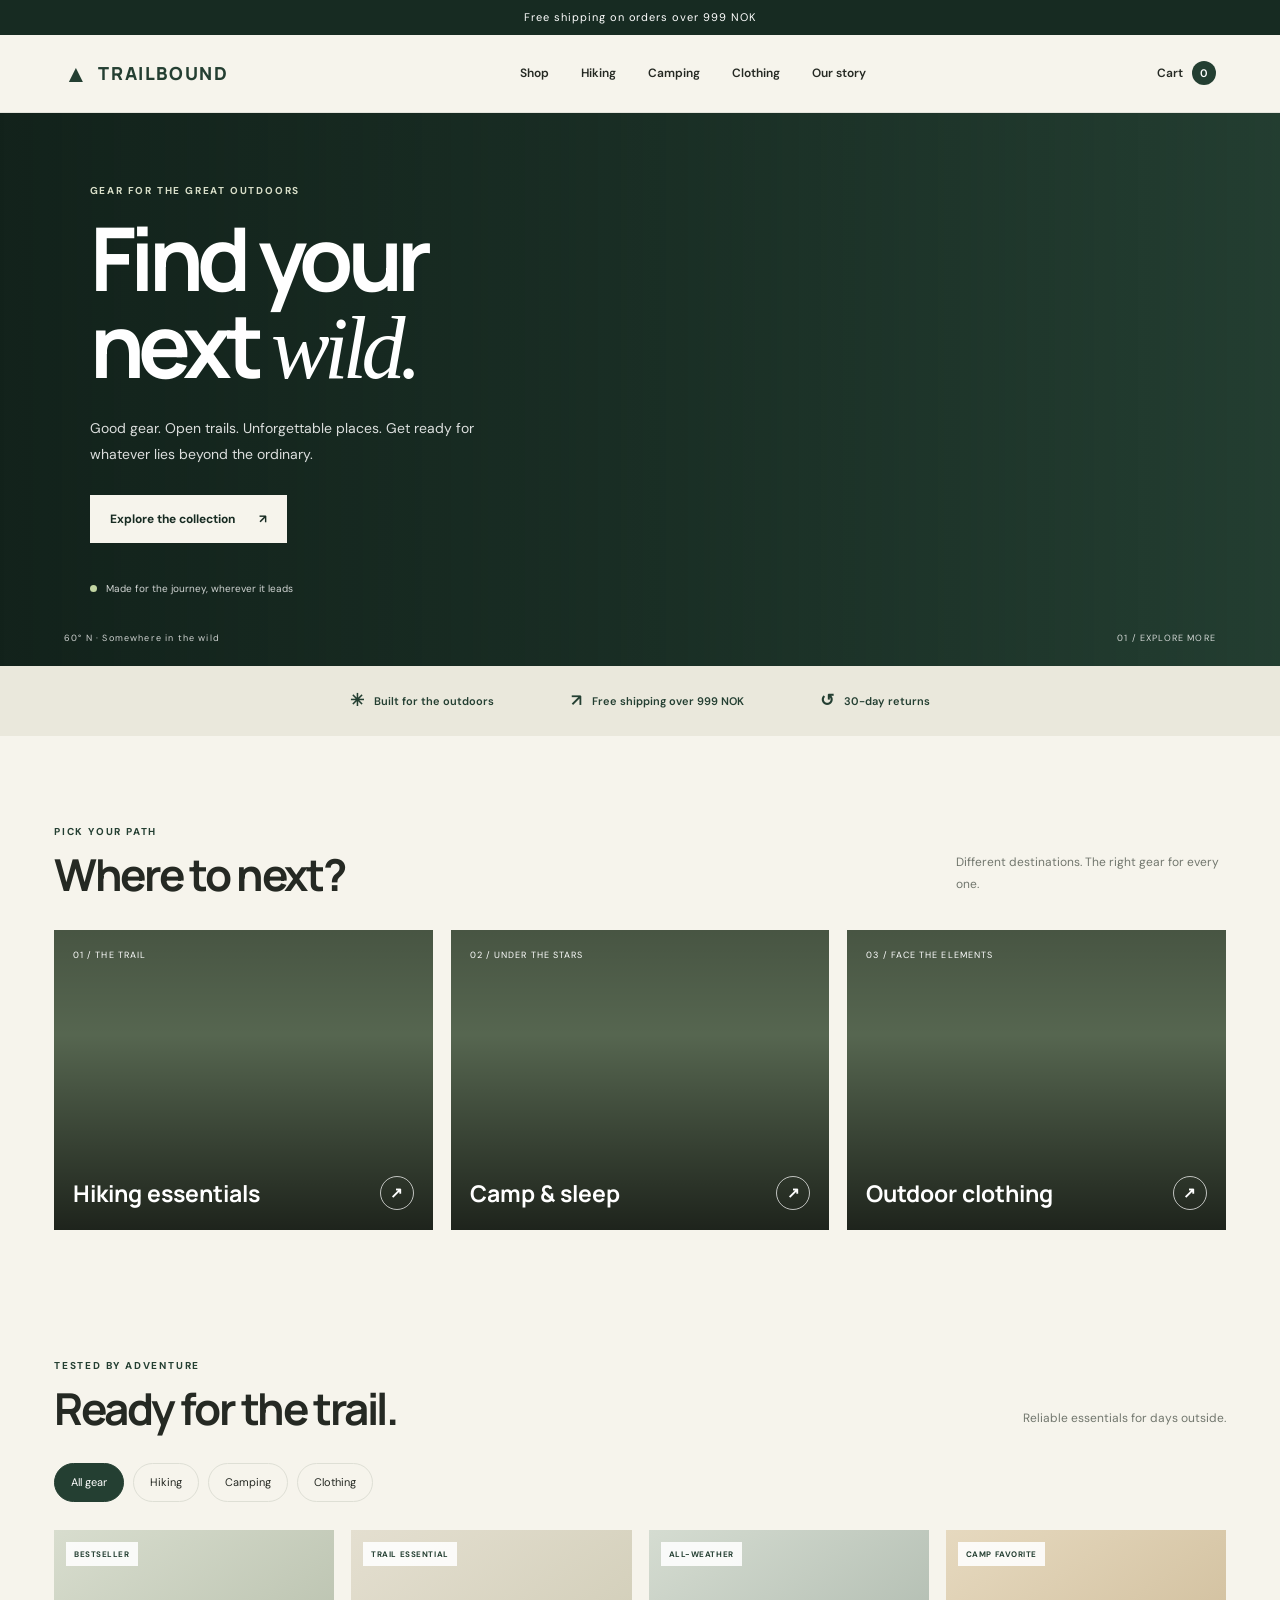
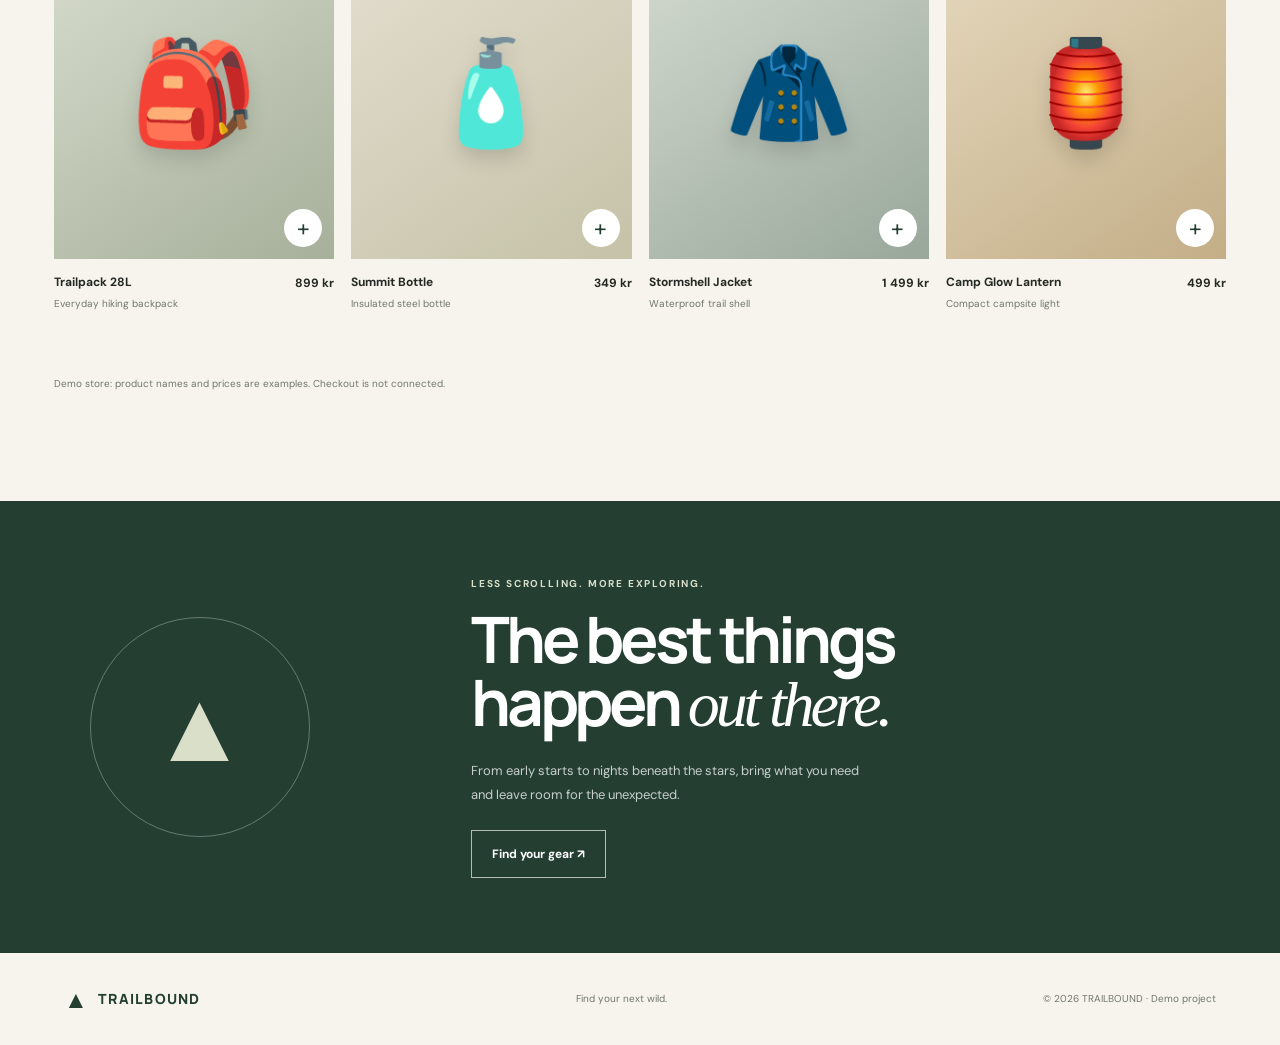
<file: html/index.html>
<!DOCTYPE html>
<html lang="en">
<head>
  <meta charset="UTF-8">
  <meta name="viewport" content="width=device-width, initial-scale=1.0">
  <meta name="description" content="Explore hiking, camping and outdoor essentials at TRAILBOUND. Find your next wild.">
  <title>TRAILBOUND | Outdoor & Adventure</title>
  <link rel="stylesheet" href="style.css">
  <script src="script.js" defer></script>
</head>
<body>
  <div class="announcement">
    Free shipping on orders over 999 NOK
  </div>

  <header class="site-header">
    <a class="brand" href="#" aria-label="Trailbound home">
      <span class="brand-icon">▲</span>
      TRAILBOUND
    </a>

    <nav class="main-nav" id="main-nav" aria-label="Main navigation">
      <a href="#products">Shop</a>
      <a href="#categories" data-category-link="Hiking">Hiking</a>
      <a href="#categories" data-category-link="Camping">Camping</a>
      <a href="#categories" data-category-link="Clothing">Clothing</a>
      <a href="#our-story">Our story</a>
    </nav>

    <div class="header-actions">
      <a class="cart-link" href="#products" aria-label="Shopping cart">
        Cart <span class="cart-count" id="cart-count">0</span>
      </a>
      <button class="menu-toggle" id="menu-toggle"
        aria-label="Toggle navigation" aria-expanded="false">
        ☰
      </button>
    </div>
  </header>

  <main>
    <section class="hero">
      <div class="hero-content">
        <p class="eyebrow light">GEAR FOR THE GREAT OUTDOORS</p>
        <h1>Find your<br>next <em>wild.</em></h1>
        <p class="hero-copy">
          Good gear. Open trails. Unforgettable places.
          Get ready for whatever lies beyond the ordinary.
        </p>
        <a class="button button-light" href="#products">
          Explore the collection <span>↗</span>
        </a>
        <div class="hero-note">
          <span class="status-dot"></span>
          Made for the journey, wherever it leads
        </div>
      </div>
      <div class="hero-caption">
        <span>60° N · Somewhere in the wild</span>
        <span>01 / EXPLORE MORE</span>
      </div>
    </section>

    <section class="benefits" aria-label="Our benefits">
      <div><span>✳</span> Built for the outdoors</div>
      <div><span>↗</span> Free shipping over 999 NOK</div>
      <div><span>↺</span> 30-day returns</div>
    </section>

    <section class="categories section" id="categories">
      <div class="section-heading">
        <div>
          <p class="eyebrow">PICK YOUR PATH</p>
          <h2>Where to next?</h2>
        </div>
        <p class="section-description">
          Different destinations. The right gear for every one.
        </p>
      </div>

      <div class="category-grid">
        <a class="category-card hiking-card" href="#products"
          data-category-link="Hiking">
          <span class="category-number">01 / THE TRAIL</span>
          <span class="category-info">
            <span>Hiking essentials</span>
            <span class="category-arrow">↗</span>
          </span>
        </a>

        <a class="category-card camping-card" href="#products"
          data-category-link="Camping">
          <span class="category-number">02 / UNDER THE STARS</span>
          <span class="category-info">
            <span>Camp & sleep</span>
            <span class="category-arrow">↗</span>
          </span>
        </a>

        <a class="category-card clothing-card" href="#products"
          data-category-link="Clothing">
          <span class="category-number">03 / FACE THE ELEMENTS</span>
          <span class="category-info">
            <span>Outdoor clothing</span>
            <span class="category-arrow">↗</span>
          </span>
        </a>
      </div>
    </section>

    <section class="products-section section" id="products">
      <div class="section-heading product-heading">
        <div>
          <p class="eyebrow">TESTED BY ADVENTURE</p>
          <h2>Ready for the trail.</h2>
        </div>
        <p class="section-description">
          Reliable essentials for days outside.
        </p>
      </div>

      <div class="filter-bar" role="group" aria-label="Filter products">
        <button class="filter-button active" data-filter="All"
          aria-pressed="true">All gear</button>
        <button class="filter-button" data-filter="Hiking"
          aria-pressed="false">Hiking</button>
        <button class="filter-button" data-filter="Camping"
          aria-pressed="false">Camping</button>
        <button class="filter-button" data-filter="Clothing"
          aria-pressed="false">Clothing</button>
      </div>

      <div class="product-grid" id="product-grid">
        <article class="product-card" data-category="Hiking">
          <div class="product-image image-backpack">
            <span class="product-tag">BESTSELLER</span>
            <span class="product-emoji" aria-hidden="true">🎒</span>
            <button class="quick-add" data-add="Trailpack 28L"
              aria-label="Add Trailpack 28L to cart">+</button>
          </div>
          <div class="product-details">
            <div>
              <h3>Trailpack 28L</h3>
              <p>Everyday hiking backpack</p>
            </div>
            <span class="price">899 kr</span>
          </div>
        </article>

        <article class="product-card" data-category="Camping">
          <div class="product-image image-bottle">
            <span class="product-tag">TRAIL ESSENTIAL</span>
            <span class="product-emoji" aria-hidden="true">🧴</span>
            <button class="quick-add" data-add="Summit Bottle"
              aria-label="Add Summit Bottle to cart">+</button>
          </div>
          <div class="product-details">
            <div>
              <h3>Summit Bottle</h3>
              <p>Insulated steel bottle</p>
            </div>
            <span class="price">349 kr</span>
          </div>
        </article>

        <article class="product-card" data-category="Clothing">
          <div class="product-image image-jacket">
            <span class="product-tag">ALL-WEATHER</span>
            <span class="product-emoji" aria-hidden="true">🧥</span>
            <button class="quick-add" data-add="Stormshell Jacket"
              aria-label="Add Stormshell Jacket to cart">+</button>
          </div>
          <div class="product-details">
            <div>
              <h3>Stormshell Jacket</h3>
              <p>Waterproof trail shell</p>
            </div>
            <span class="price">1 499 kr</span>
          </div>
        </article>

        <article class="product-card" data-category="Camping">
          <div class="product-image image-lantern">
            <span class="product-tag">CAMP FAVORITE</span>
            <span class="product-emoji" aria-hidden="true">🏮</span>
            <button class="quick-add" data-add="Camp Glow Lantern"
              aria-label="Add Camp Glow Lantern to cart">+</button>
          </div>
          <div class="product-details">
            <div>
              <h3>Camp Glow Lantern</h3>
              <p>Compact campsite light</p>
            </div>
            <span class="price">499 kr</span>
          </div>
        </article>
      </div>
      <p class="cart-message" id="cart-message" aria-live="polite"></p>
      <p class="demo-note">
        Demo store: product names and prices are examples. Checkout is not connected.
      </p>
    </section>

    <section class="story-section" id="our-story">
      <div class="story-mark" aria-hidden="true">▲</div>
      <div>
        <p class="eyebrow light">LESS SCROLLING. MORE EXPLORING.</p>
        <h2>The best things<br>happen <em>out there.</em></h2>
        <p>
          From early starts to nights beneath the stars, bring what you need
          and leave room for the unexpected.
        </p>
        <a class="button button-outline" href="#products">Find your gear ↗</a>
      </div>
    </section>
  </main>

  <footer class="site-footer">
    <a class="brand footer-brand" href="#">
      <span class="brand-icon">▲</span> TRAILBOUND
    </a>
    <p>Find your next wild.</p>
    <p>© <span id="year"></span> TRAILBOUND · Demo project</p>
  </footer>
</body>
</html>
</file>
<file: html/style.css>
@import url('https://fonts.googleapis.com/css2?family=DM+Sans:wght@400;500;600;700&family=Manrope:wght@400;500;600;700;800&display=swap');

:root {
  --forest: #243f32;
  --forest-dark: #172b22;
  --cream: #f6f4ec;
  --sand: #e8e3d5;
  --ink: #252923;
  --muted: #72776e;
  --white: #fff;
  --line: #dedfd5;
  --page-width: 1240px;
}

* {
  box-sizing: border-box;
}

html {
  scroll-behavior: smooth;
  scroll-padding-top: 90px;
}

body {
  margin: 0;
  background: var(--cream);
  color: var(--ink);
  font-family: "DM Sans", sans-serif;
  line-height: 1.5;
}

a {
  color: inherit;
  text-decoration: none;
}

button {
  font: inherit;
}

button:focus-visible,
a:focus-visible {
  outline: 3px solid #c28b43;
  outline-offset: 4px;
}

.announcement {
  padding: 9px 16px;
  background: var(--forest-dark);
  color: white;
  text-align: center;
  font-size: 11px;
  letter-spacing: 0.09em;
}

.site-header {
  min-height: 78px;
  padding: 0 max(5%, calc((100% - var(--page-width)) / 2));
  display: flex;
  align-items: center;
  justify-content: space-between;
  gap: 24px;
  background: var(--cream);
  position: sticky;
  top: 0;
  z-index: 10;
  border-bottom: 1px solid rgba(36, 63, 50, 0.09);
}

.brand {
  display: inline-flex;
  align-items: center;
  gap: 9px;
  color: var(--forest);
  font-family: "Manrope", sans-serif;
  font-size: 18px;
  font-weight: 800;
  letter-spacing: 0.09em;
  white-space: nowrap;
}

.brand-icon {
  font-size: 24px;
}

.main-nav {
  display: flex;
  align-items: center;
  justify-content: center;
  gap: clamp(15px, 2.5vw, 34px);
}

.main-nav a,
.cart-link {
  font-size: 12px;
  font-weight: 600;
}

.main-nav a {
  transition: color 0.2s;
}

.main-nav a:hover {
  color: #8a6943;
}

.header-actions {
  display: flex;
  align-items: center;
  gap: 14px;
}

.cart-link {
  display: flex;
  align-items: center;
  gap: 9px;
}

.cart-count {
  min-width: 24px;
  height: 24px;
  padding: 0 6px;
  border-radius: 50%;
  display: grid;
  place-items: center;
  background: var(--forest);
  color: white;
  font-size: 11px;
}

.menu-toggle {
  display: none;
  border: 0;
  background: none;
  font-size: 24px;
  cursor: pointer;
  color: var(--forest);
}

.hero {
  min-height: 540px;
  position: relative;
  isolation: isolate;
  display: flex;
  align-items: center;
  padding: 70px max(7%, calc((100% - var(--page-width)) / 2));
  color: white;
  background:
    linear-gradient(90deg, rgba(15, 29, 23, 0.85) 0%, rgba(15, 29, 23, 0.53) 47%, rgba(15, 29, 23, 0.05) 100%),
    url("https://images.unsplash.com/photo-1464822759023-fed622ff2c3b?auto=format&fit=crop&w=2000&q=85")
    center 48% / cover no-repeat,
    var(--forest);
}

.hero-content {
  max-width: 530px;
}

.eyebrow {
  margin: 0 0 16px;
  color: var(--forest);
  font-size: 10px;
  font-weight: 700;
  letter-spacing: 0.18em;
}

.eyebrow.light {
  color: #d9dfc9;
}

.hero h1,
.story-section h2 {
  margin: 0;
  font-family: "Manrope", sans-serif;
  font-size: clamp(52px, 7vw, 88px);
  line-height: 0.99;
  letter-spacing: -0.065em;
  font-weight: 700;
}

.hero h1 em,
.story-section h2 em {
  font-weight: 500;
  font-family: Georgia, serif;
}

.hero-copy {
  max-width: 390px;
  margin: 23px 0 27px;
  color: rgba(255, 255, 255, 0.85);
  font-size: 14px;
  line-height: 1.9;
}

.button {
  min-height: 48px;
  padding: 0 20px;
  display: inline-flex;
  align-items: center;
  justify-content: center;
  gap: 24px;
  font-size: 12px;
  font-weight: 700;
  transition: transform 0.2s, background 0.2s;
}

.button:hover {
  transform: translateY(-2px);
}

.button-light {
  background: var(--cream);
  color: var(--forest-dark);
}

.button-light:hover {
  background: white;
}

.hero-note {
  margin-top: 38px;
  display: flex;
  align-items: center;
  gap: 9px;
  font-size: 10px;
  color: rgba(255, 255, 255, 0.8);
}

.status-dot {
  width: 7px;
  height: 7px;
  background: #c2d5a2;
  border-radius: 50%;
}

.hero-caption {
  position: absolute;
  bottom: 20px;
  left: 5%;
  right: 5%;
  display: flex;
  justify-content: space-between;
  font-size: 9px;
  letter-spacing: 0.13em;
  color: rgba(255, 255, 255, 0.8);
}

.benefits {
  min-height: 70px;
  padding: 18px 5%;
  display: flex;
  justify-content: center;
  align-items: center;
  flex-wrap: wrap;
  gap: 20px clamp(28px, 6vw, 85px);
  background: #eae8dc;
  color: var(--forest);
}

.benefits div {
  display: flex;
  align-items: center;
  gap: 10px;
  font-size: 11px;
  font-weight: 600;
}

.benefits span {
  font-size: 17px;
}

.section {
  max-width: var(--page-width);
  margin: 0 auto;
  padding: 88px 34px;
}

.section-heading {
  margin-bottom: 30px;
  display: flex;
  align-items: end;
  justify-content: space-between;
  gap: 24px;
}

.section-heading .eyebrow {
  margin-bottom: 10px;
}

.section-heading h2 {
  margin: 0;
  font-family: "Manrope", sans-serif;
  font-size: clamp(31px, 4vw, 44px);
  line-height: 1.15;
  letter-spacing: -0.055em;
}

.section-description {
  max-width: 270px;
  margin: 0 0 4px;
  color: var(--muted);
  font-size: 12px;
  line-height: 1.8;
}

.category-grid {
  display: grid;
  grid-template-columns: repeat(3, minmax(0, 1fr));
  gap: 18px;
}

.category-card {
  min-height: 300px;
  padding: 19px;
  display: flex;
  flex-direction: column;
  justify-content: space-between;
  position: relative;
  overflow: hidden;
  isolation: isolate;
  color: white;
  background-color: #566650;
  background-size: cover;
  background-position: center;
  transition: background-size 0.3s, transform 0.25s;
}

.category-card::before {
  content: "";
  position: absolute;
  inset: 0;
  z-index: -1;
  background: linear-gradient(180deg, rgba(0, 0, 0, 0.17), transparent 35%, rgba(0, 0, 0, 0.65));
  transition: background 0.2s;
}

.category-card:hover {
  transform: translateY(-4px);
}

.category-card:hover::before {
  background: linear-gradient(180deg, rgba(0, 0, 0, 0.12), rgba(0, 0, 0, 0.58));
}

.hiking-card {
  background-image: url("https://images.unsplash.com/photo-1551632811-561732d1e306?auto=format&fit=crop&w=850&q=80");
}

.camping-card {
  background-image: url("https://images.unsplash.com/photo-1478131143081-80f7f84ca84d?auto=format&fit=crop&w=850&q=80");
}

.clothing-card {
  background-image: url("https://images.unsplash.com/photo-1551698618-1dfe5d97d256?auto=format&fit=crop&w=850&q=80");
}

.category-number {
  font-size: 9px;
  letter-spacing: 0.12em;
}

.category-info {
  display: flex;
  align-items: center;
  justify-content: space-between;
  gap: 12px;
  font-family: "Manrope", sans-serif;
  font-size: clamp(17px, 2vw, 23px);
  font-weight: 700;
}

.category-arrow {
  width: 34px;
  height: 34px;
  flex: 0 0 34px;
  display: grid;
  place-items: center;
  border: 1px solid rgba(255, 255, 255, 0.7);
  border-radius: 50%;
  font-size: 15px;
}

.products-section {
  padding-top: 40px;
  padding-bottom: 100px;
}

.filter-bar {
  display: flex;
  flex-wrap: wrap;
  gap: 9px;
  margin-bottom: 28px;
}

.filter-button {
  padding: 10px 16px;
  border: 1px solid var(--line);
  background: transparent;
  color: var(--ink);
  cursor: pointer;
  border-radius: 30px;
  font-size: 11px;
  transition: 0.2s;
}

.filter-button:hover,
.filter-button.active {
  background: var(--forest);
  border-color: var(--forest);
  color: white;
}

.product-grid {
  display: grid;
  grid-template-columns: repeat(4, minmax(0, 1fr));
  gap: 17px;
}

.product-card {
  min-width: 0;
}

.product-card[hidden] {
  display: none;
}

.product-image {
  aspect-ratio: 4 / 4.7;
  position: relative;
  display: grid;
  place-items: center;
  overflow: hidden;
  background: #e6e4d9;
}

.image-backpack {
  background: linear-gradient(145deg, #d8ddce, #a6b09a);
}

.image-bottle {
  background: linear-gradient(145deg, #e4dfd0, #c5c2a8);
}

.image-jacket {
  background: linear-gradient(145deg, #d5dcd1, #99a79b);
}

.image-lantern {
  background: linear-gradient(145deg, #e6d9bf, #c3ae87);
}

.product-emoji {
  font-size: clamp(65px, 8vw, 110px);
  filter: drop-shadow(0 10px 9px rgba(0, 0, 0, 0.13));
  transition: transform 0.3s;
}

.product-card:hover .product-emoji {
  transform: scale(1.08) rotate(-3deg);
}

.product-tag {
  position: absolute;
  top: 12px;
  left: 12px;
  padding: 6px 8px;
  background: rgba(255, 255, 255, 0.88);
  color: var(--forest);
  font-size: 8px;
  font-weight: 700;
  letter-spacing: 0.07em;
}

.quick-add {
  position: absolute;
  right: 12px;
  bottom: 12px;
  width: 38px;
  height: 38px;
  border: 0;
  border-radius: 50%;
  display: grid;
  place-items: center;
  background: white;
  color: var(--forest);
  font-size: 23px;
  cursor: pointer;
  transition: 0.2s;
}

.quick-add:hover {
  background: var(--forest);
  color: white;
  transform: rotate(90deg);
}

.product-details {
  padding: 14px 0;
  display: flex;
  justify-content: space-between;
  align-items: start;
  gap: 8px;
}

.product-details h3 {
  margin: 0 0 5px;
  font-size: 12px;
  font-weight: 700;
}

.product-details p {
  margin: 0;
  color: var(--muted);
  font-size: 10px;
  line-height: 1.6;
}

.price {
  padding-top: 1px;
  white-space: nowrap;
  font-size: 12px;
  font-weight: 700;
}

.cart-message {
  min-height: 20px;
  margin: 12px 0 0;
  color: var(--forest);
  font-size: 12px;
  font-weight: 600;
}

.demo-note {
  margin-top: 18px;
  color: var(--muted);
  font-size: 10px;
}

.story-section {
  padding: 75px max(7%, calc((100% - var(--page-width)) / 2));
  display: grid;
  grid-template-columns: 0.65fr 1.35fr;
  align-items: center;
  gap: 35px;
  background: var(--forest);
  color: white;
}

.story-mark {
  width: min(220px, 100%);
  aspect-ratio: 1;
  border: 1px solid rgba(255, 255, 255, 0.3);
  border-radius: 50%;
  display: grid;
  place-items: center;
  color: #d9dfc9;
  font-size: 100px;
}

.story-section h2 {
  font-size: clamp(40px, 5vw, 65px);
}

.story-section > div:last-child > p:not(.eyebrow) {
  max-width: 410px;
  margin: 22px 0;
  color: rgba(255, 255, 255, 0.75);
  font-size: 13px;
  line-height: 1.9;
}

.button-outline {
  border: 1px solid rgba(255, 255, 255, 0.65);
  color: white;
}

.button-outline:hover {
  background: white;
  color: var(--forest);
}

.site-footer {
  padding: 28px 5%;
  display: flex;
  align-items: center;
  justify-content: space-between;
  gap: 18px;
  flex-wrap: wrap;
  background: var(--cream);
}

.footer-brand {
  font-size: 14px;
}

.site-footer p {
  margin: 0;
  color: var(--muted);
  font-size: 10px;
}

@media (min-width: 1400px) {
  .hero {
    padding-left: calc((100% - var(--page-width)) / 2);
  }
}

@media (max-width: 850px) {
  .site-header {
    min-height: 70px;
  }

  .menu-toggle {
    display: block;
  }

  .main-nav {
    position: absolute;
    top: 100%;
    left: 0;
    right: 0;
    padding: 18px 5% 22px;
    display: none;
    align-items: stretch;
    flex-direction: column;
    gap: 0;
    background: var(--cream);
    border-bottom: 1px solid var(--line);
  }

  .main-nav.open {
    display: flex;
  }

  .main-nav a {
    padding: 12px 0;
  }

  .hero {
    min-height: 500px;
  }

  .category-card {
    min-height: 250px;
  }

  .product-grid {
    grid-template-columns: repeat(2, minmax(0, 1fr));
    gap: 24px 16px;
  }

  .story-mark {
    font-size: 75px;
  }
}

@media (max-width: 560px) {
  .announcement {
    font-size: 9px;
  }

  .site-header {
    padding: 0 18px;
    gap: 10px;
  }

  .brand {
    font-size: 15px;
    gap: 5px;
  }

  .brand-icon {
    font-size: 20px;
  }

  .header-actions {
    gap: 12px;
  }

  .cart-link {
    font-size: 11px;
  }

  .hero {
    min-height: 510px;
    padding: 55px 25px 65px;
    background-position: 58% center;
  }

  .hero h1 {
    font-size: 62px;
  }

  .hero-copy {
    font-size: 13px;
  }

  .hero-caption {
    font-size: 8px;
  }

  .benefits {
    justify-content: flex-start;
    padding: 20px 25px;
    gap: 14px;
  }

  .benefits div {
    font-size: 10px;
  }

  .section {
    padding: 60px 20px;
  }

  .section-heading {
    align-items: flex-start;
    flex-direction: column;
    gap: 12px;
  }

  .section-description {
    max-width: 340px;
  }

  .category-grid {
    grid-template-columns: 1fr;
    gap: 14px;
  }

  .category-card {
    min-height: 280px;
  }

  .category-info {
    font-size: 23px;
  }

  .products-section {
    padding-top: 15px;
  }

  .product-grid {
    gap: 20px 12px;
  }

  .product-tag {
    top: 8px;
    left: 8px;
    font-size: 7px;
  }

  .quick-add {
    width: 34px;
    height: 34px;
    right: 8px;
    bottom: 8px;
  }

  .product-details {
    flex-direction: column;
    gap: 5px;
    padding-top: 10px;
  }

  .story-section {
    padding: 55px 25px;
    grid-template-columns: 1fr;
    gap: 25px;
  }

  .story-mark {
    width: 95px;
    font-size: 44px;
  }

  .story-section h2 {
    font-size: 47px;
  }

  .site-footer {
    padding: 25px 20px;
    align-items: flex-start;
    flex-direction: column;
    gap: 12px;
  }
}

@media (prefers-reduced-motion: reduce) {
  *,
  *::before,
  *::after {
    scroll-behavior: auto !important;
    transition-duration: 0.01ms !important;
  }
}


/* TRAILBOUND custom 404 page */
.error-page {
  min-height: 100vh;
  display: flex;
  flex-direction: column;
  background: var(--cream, #f6f4ec);
  color: var(--ink, #252923);
}

.error-header,
.error-footer {
  display: flex;
  align-items: center;
  justify-content: space-between;
  gap: 20px;
  padding: 24px 7%;
}

.error-header {
  border-bottom: 1px solid var(--line, #dedfd5);
}

.error-brand {
  display: inline-flex;
  align-items: center;
  gap: 10px;
  color: var(--forest, #243f32);
  text-decoration: none;
  font-size: 1.1rem;
  font-weight: 800;
  letter-spacing: 0.08em;
}

.error-brand-icon {
  font-size: 1.5rem;
}

.error-home-link {
  color: var(--forest, #243f32);
  text-decoration: none;
  font-weight: 700;
}

.error-main {
  width: min(720px, 88%);
  margin: 0 auto;
  padding: 48px 0 64px;
  flex: 1;
  display: flex;
  flex-direction: column;
  align-items: center;
  text-align: center;
}

.error-art {
  position: relative;
  width: 100%;
  max-width: 470px;
  height: 220px;
  overflow: hidden;
  border-radius: 18px;
  background: #e8e3d5;
  margin-bottom: 34px;
}

.error-sun {
  position: absolute;
  top: 28px;
  right: 70px;
  width: 54px;
  height: 54px;
  border-radius: 50%;
  background: #d5a65b;
}

.error-mountain {
  position: absolute;
  bottom: -85px;
  width: 330px;
  height: 230px;
  transform: rotate(45deg);
  border-radius: 20px;
}

.error-mountain-back {
  left: -40px;
  background: #91a18a;
}

.error-mountain-front {
  right: -20px;
  bottom: -125px;
  background: var(--forest, #243f32);
}

.error-tree {
  position: absolute;
  z-index: 2;
  bottom: 16px;
  left: 55%;
  color: var(--forest-dark, #172b22);
  font-size: 70px;
  transform: rotate(180deg);
}

.error-tree-two {
  left: 72%;
  bottom: 6px;
  font-size: 48px;
}

.error-number {
  position: absolute;
  z-index: 3;
  top: 22px;
  left: 28px;
  color: var(--forest-dark, #172b22);
  font-size: clamp(3.5rem, 12vw, 6rem);
  font-weight: 800;
  letter-spacing: -0.08em;
  line-height: 1;
}

.error-eyebrow {
  margin: 0 0 14px;
  color: var(--forest, #243f32);
  font-size: 0.75rem;
  font-weight: 800;
  letter-spacing: 0.16em;
}

.error-main h1 {
  margin: 0;
  color: var(--forest-dark, #172b22);
  font-size: clamp(2.4rem, 7vw, 4.4rem);
  font-weight: 800;
  letter-spacing: -0.06em;
  line-height: 1.04;
}

.error-description {
  max-width: 480px;
  margin: 20px 0 28px;
  color: var(--muted, #72776e);
  font-size: 1rem;
  line-height: 1.8;
}

.error-button {
  display: inline-block;
  padding: 15px 24px;
  border-radius: 4px;
  background: var(--forest, #243f32);
  color: #fff;
  text-decoration: none;
  font-weight: 700;
  transition: background 0.2s, transform 0.2s;
}

.error-button:hover {
  background: var(--forest-dark, #172b22);
  transform: translateY(-2px);
}

.error-footnote {
  margin: 28px 0 0;
  color: var(--muted, #72776e);
  font-size: 0.65rem;
  font-weight: 700;
  letter-spacing: 0.12em;
}

.error-footer {
  border-top: 1px solid var(--line, #dedfd5);
  color: var(--muted, #72776e);
  font-size: 0.7rem;
  letter-spacing: 0.08em;
}

@media (max-width: 480px) {
  .error-header,
  .error-footer {
    padding: 18px 5%;
  }

  .error-main {
    padding-top: 36px;
  }

  .error-art {
    height: 180px;
  }

  .error-description {
    font-size: 0.95rem;
  }

  .error-footer {
    font-size: 0.58rem;
  }
}
</file>
